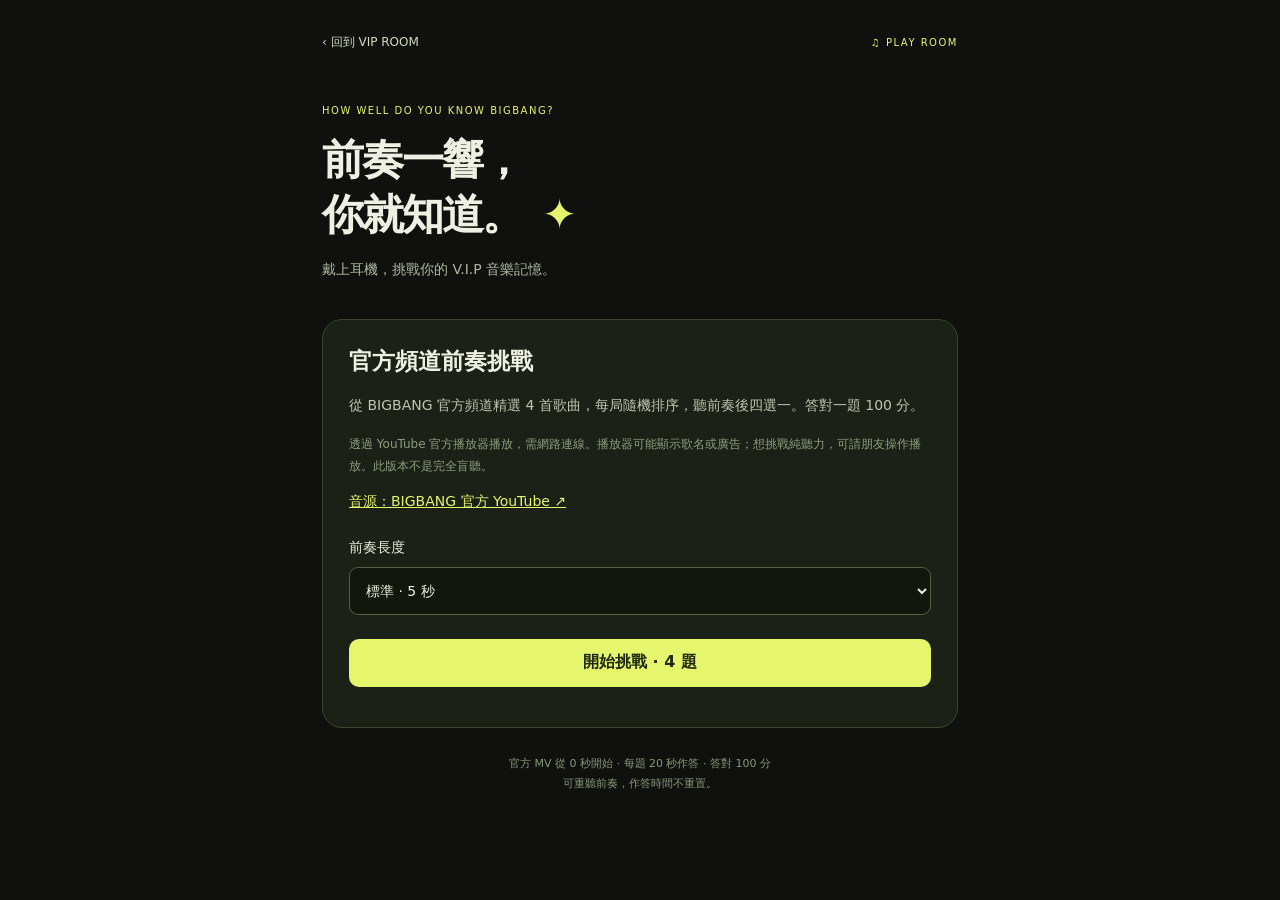
<file: game.html>
<!doctype html><html lang="zh-Hant"><head><meta charset="utf-8"><meta name="viewport" content="width=device-width,initial-scale=1,viewport-fit=cover"><meta name="theme-color" content="#10110f"><title>前奏挑戰 · VIP ROOM</title><link rel="stylesheet" href="game.css"></head><body><main><header><a href="./#home">‹ 回到 VIP ROOM</a><span>♫ PLAY ROOM</span></header><section class="intro"><small>HOW WELL DO YOU KNOW BIGBANG?</small><h1>前奏一響，<br>你就知道。<em>✦</em></h1><p>戴上耳機，挑戰你的 V.I.P 音樂記憶。</p></section><section id="setup" class="panel"><h2>官方頻道前奏挑戰</h2><p>從 BIGBANG 官方頻道精選 4 首歌曲，每局隨機排序，聽前奏後四選一。答對一題 100 分。</p><p class="note">透過 YouTube 官方播放器播放，需網路連線。播放器可能顯示歌名或廣告；想挑戰純聽力，可請朋友操作播放。此版本不是完全盲聽。</p><a class="channel" href="https://www.youtube.com/channel/UCzw-C7fNfs018R1FzIKnlaA" target="_blank" rel="noopener noreferrer">音源：BIGBANG 官方 YouTube ↗</a><label class="difficulty">前奏長度<select id="length"><option value="10">輕鬆 · 10 秒</option><option value="5" selected>標準 · 5 秒</option><option value="3">高手 · 3 秒</option></select></label><button id="start" class="primary">開始挑戰 · 4 題</button><p id="notice" role="status"></p></section><section id="play" class="panel" hidden><div class="stats"><span id="round"></span><strong id="score"></strong></div><progress id="progress" value="0" max="10"></progress><div class="yt-frame"><div id="player"></div></div><h2>這是哪一首歌？</h2><p id="hint">按播放，聽聽這段前奏。</p><button id="listen" class="primary">▶ 播放前奏</button><div id="fallback" hidden><p>嵌入播放受限。可請朋友開啟官方影片，依所選秒數播放前奏，再回來作答；此模式不會自動暫停 YouTube 影片。</p><a id="external" class="channel" target="_blank" rel="noopener noreferrer">前往 YouTube 聆聽 ↗</a><button id="manual" class="quiet">我已聽完，開始作答</button></div><div id="clock" role="timer">準備好了嗎？</div><div id="answers"></div><p id="feedback" role="status"></p><button id="next" class="primary" hidden>下一題 →</button><button id="skip" class="quiet">無法播放？略過本題（不計分）</button><button id="quit" class="quiet">結束本局，回到設定</button></section><section id="result" class="panel" hidden><small>CHALLENGE COMPLETE</small><h2 id="result-title"></h2><div id="total"></div><p id="summary"></p><div id="review"></div><button id="again" class="primary">再挑戰一次 ↻</button><button id="edit" class="quiet">調整難度</button></section><footer>官方 MV 從 0 秒開始 · 每題 20 秒作答 · 答對 100 分<br>可重聽前奏，作答時間不重置。</footer></main><script src="youtube-game.js"></script></body></html>
</file>
<file: game.css>
:root{color-scheme:dark;--lime:#e5f66c}*{box-sizing:border-box}body{margin:0;background:#10110f;color:#edf0e2;font:16px system-ui,'Noto Sans TC',sans-serif}main{max-width:680px;margin:auto;padding:20px 22px calc(35px + env(safe-area-inset-bottom))}header{display:flex;justify-content:space-between;align-items:center;gap:15px;font-size:12px}header a{color:#d1dac0;padding:14px 0;text-decoration:none}header span,small{color:var(--lime);letter-spacing:1.5px;font-size:10px}.intro{padding:34px 0 22px}h1{font-size:42px;line-height:1.3;letter-spacing:-2px;margin:15px 0;position:relative}em{color:var(--lime);font-style:normal;margin-left:20px}.intro p{color:#adb69f;font-size:14px}.panel{background:#1b2116;border:1px solid #3c472f;padding:26px;border-radius:20px}h2{font-size:23px;margin:0 0 16px}p{font-size:14px;line-height:1.85;color:#bdc6b0}.upload{display:block;padding:20px;border:1px dashed #a6b578;border-radius:12px;text-align:center;color:var(--lime);cursor:pointer;position:relative;overflow:hidden}.upload input{position:absolute;inset:0;opacity:0;cursor:pointer;width:100%}.note{font-size:12px;color:#8e9d7c}.track{display:grid;grid-template-columns:1fr 44px;gap:8px;margin:10px 0}.track input,select{font:inherit;min-width:0;width:100%;padding:12px;border:1px solid #536242;background:#11170d;color:#edf0df;border-radius:9px;min-height:48px}.difficulty{display:grid;gap:10px;font-size:14px;margin:24px 0}button{font:inherit;cursor:pointer;border:0;border-radius:10px;min-height:48px;padding:12px;touch-action:manipulation}.primary{width:100%;background:var(--lime);color:#202a11;font-weight:700}.primary:disabled{opacity:.4;cursor:not-allowed}.quiet{display:block;width:100%;background:transparent;color:#a5b38f;margin-top:12px}.track button{background:#303d24;color:#eee}.stats{display:flex;justify-content:space-between;font-size:14px}.stats strong{color:var(--lime)}progress{width:100%;height:6px;accent-color:var(--lime);margin-top:18px}.record{width:100px;height:100px;border:12px solid #303a25;border-radius:50%;margin:28px auto;display:grid;place-items:center;color:var(--lime);font-size:36px;box-shadow:0 0 0 6px #11170d}#play h2,#hint,#clock{text-align:center}#clock{color:var(--lime);font-size:13px;margin:16px 0}#answers{display:grid;gap:10px}#answers button{width:100%;text-align:left;background:#293320;color:#e8eedf;border:1px solid #4a5839;font-size:16px;overflow-wrap:anywhere}#answers button:disabled{opacity:.7;cursor:default}#answers button.correct{background:#d5ed91;color:#24320e;border-color:#d5ed91;opacity:1}#answers button.wrong{background:#583128;color:#ffe0d5;opacity:1}#feedback{min-height:26px;color:#e8eedf}#total{font-size:64px;color:var(--lime);font-weight:800}#result h2{margin-top:14px}.review-row{border-top:1px solid #3e4a31;padding:12px 0;font-size:14px;line-height:1.7;overflow-wrap:anywhere}#review{margin:20px 0}footer{font-size:11px;color:#889879;line-height:1.9;text-align:center;margin:26px 0}[hidden]{display:none!important}:focus-visible{outline:2px solid var(--lime);outline-offset:4px}@media(max-width:360px){main{padding:16px}.panel{padding:20px}h1{font-size:36px}header{font-size:11px}}@media(prefers-reduced-motion:reduce){*{scroll-behavior:auto!important}}
.yt-frame{width:100%;min-height:200px;aspect-ratio:16/9;background:#0c1009;margin:24px 0;border-radius:10px;overflow:hidden}.yt-frame iframe{width:100%;height:100%;min-height:200px;border:0}.channel{color:var(--lime);font-size:14px;line-height:1.8}
</file>
